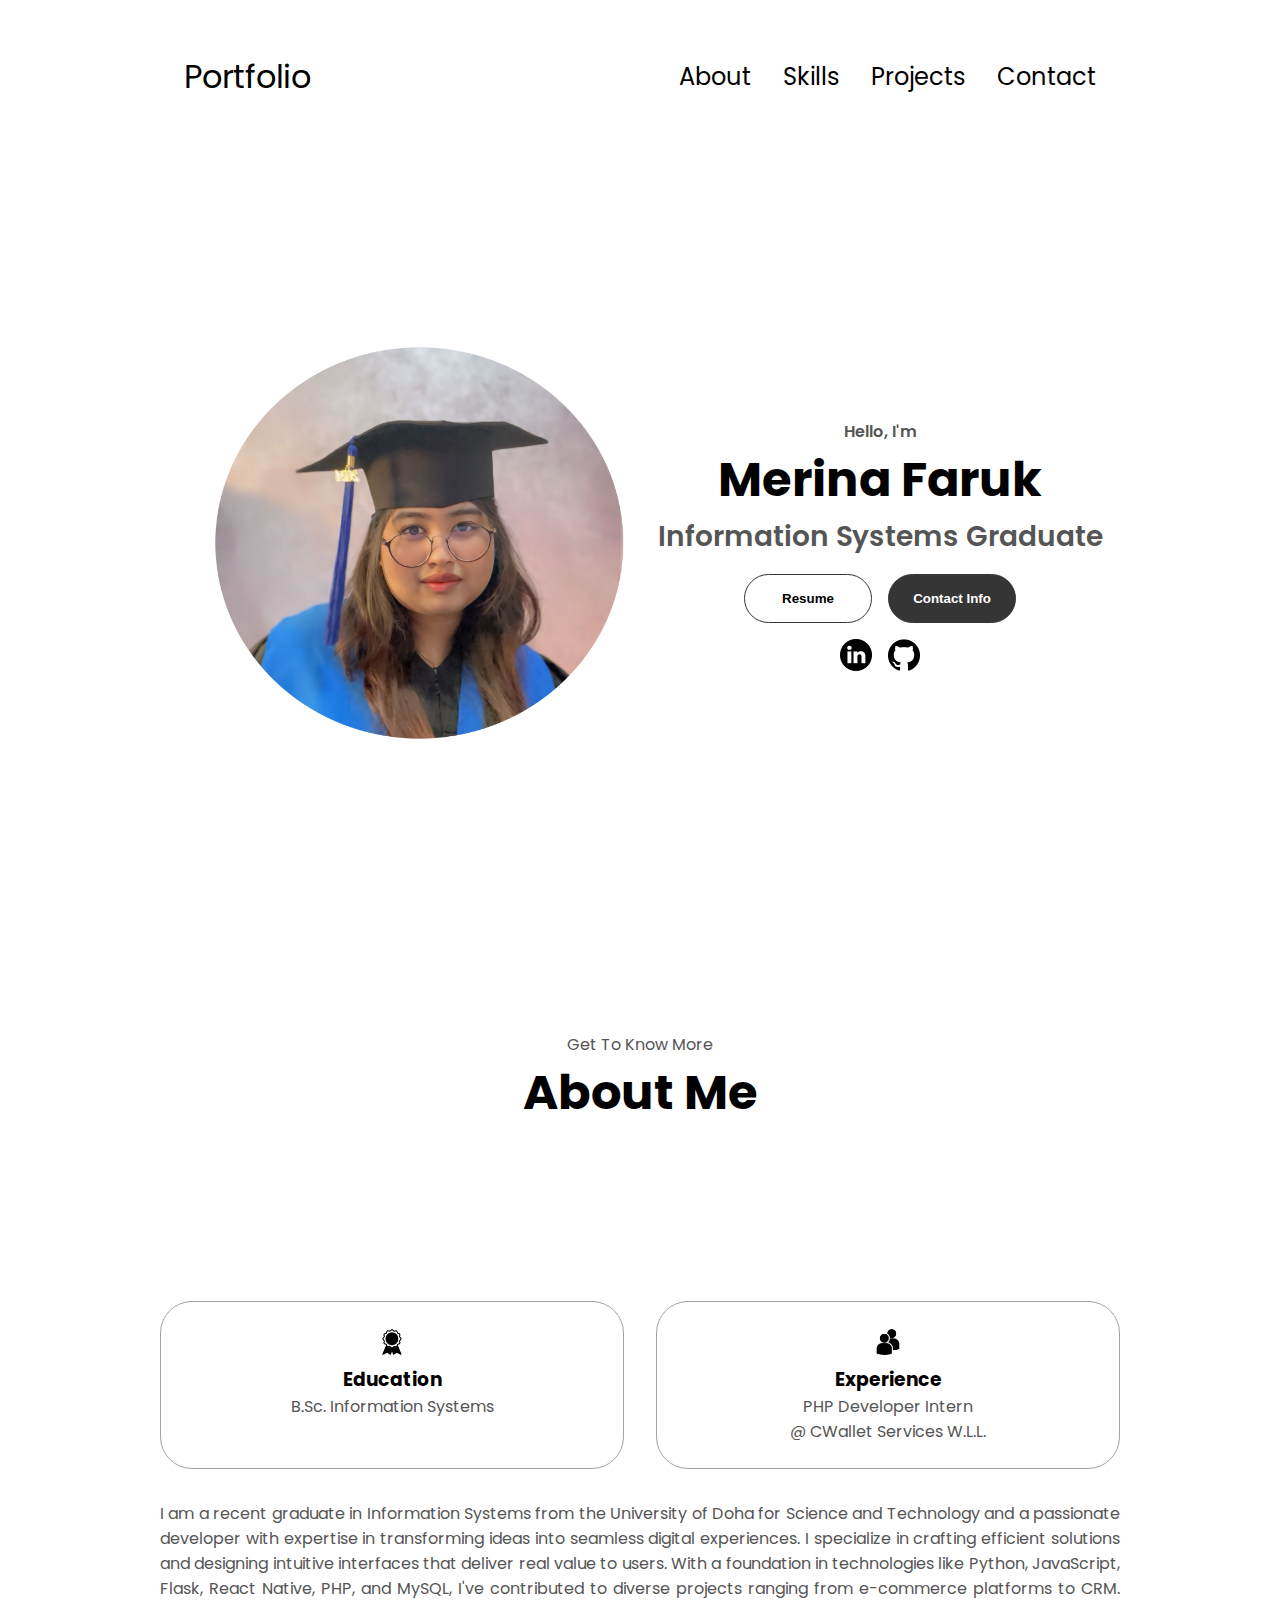
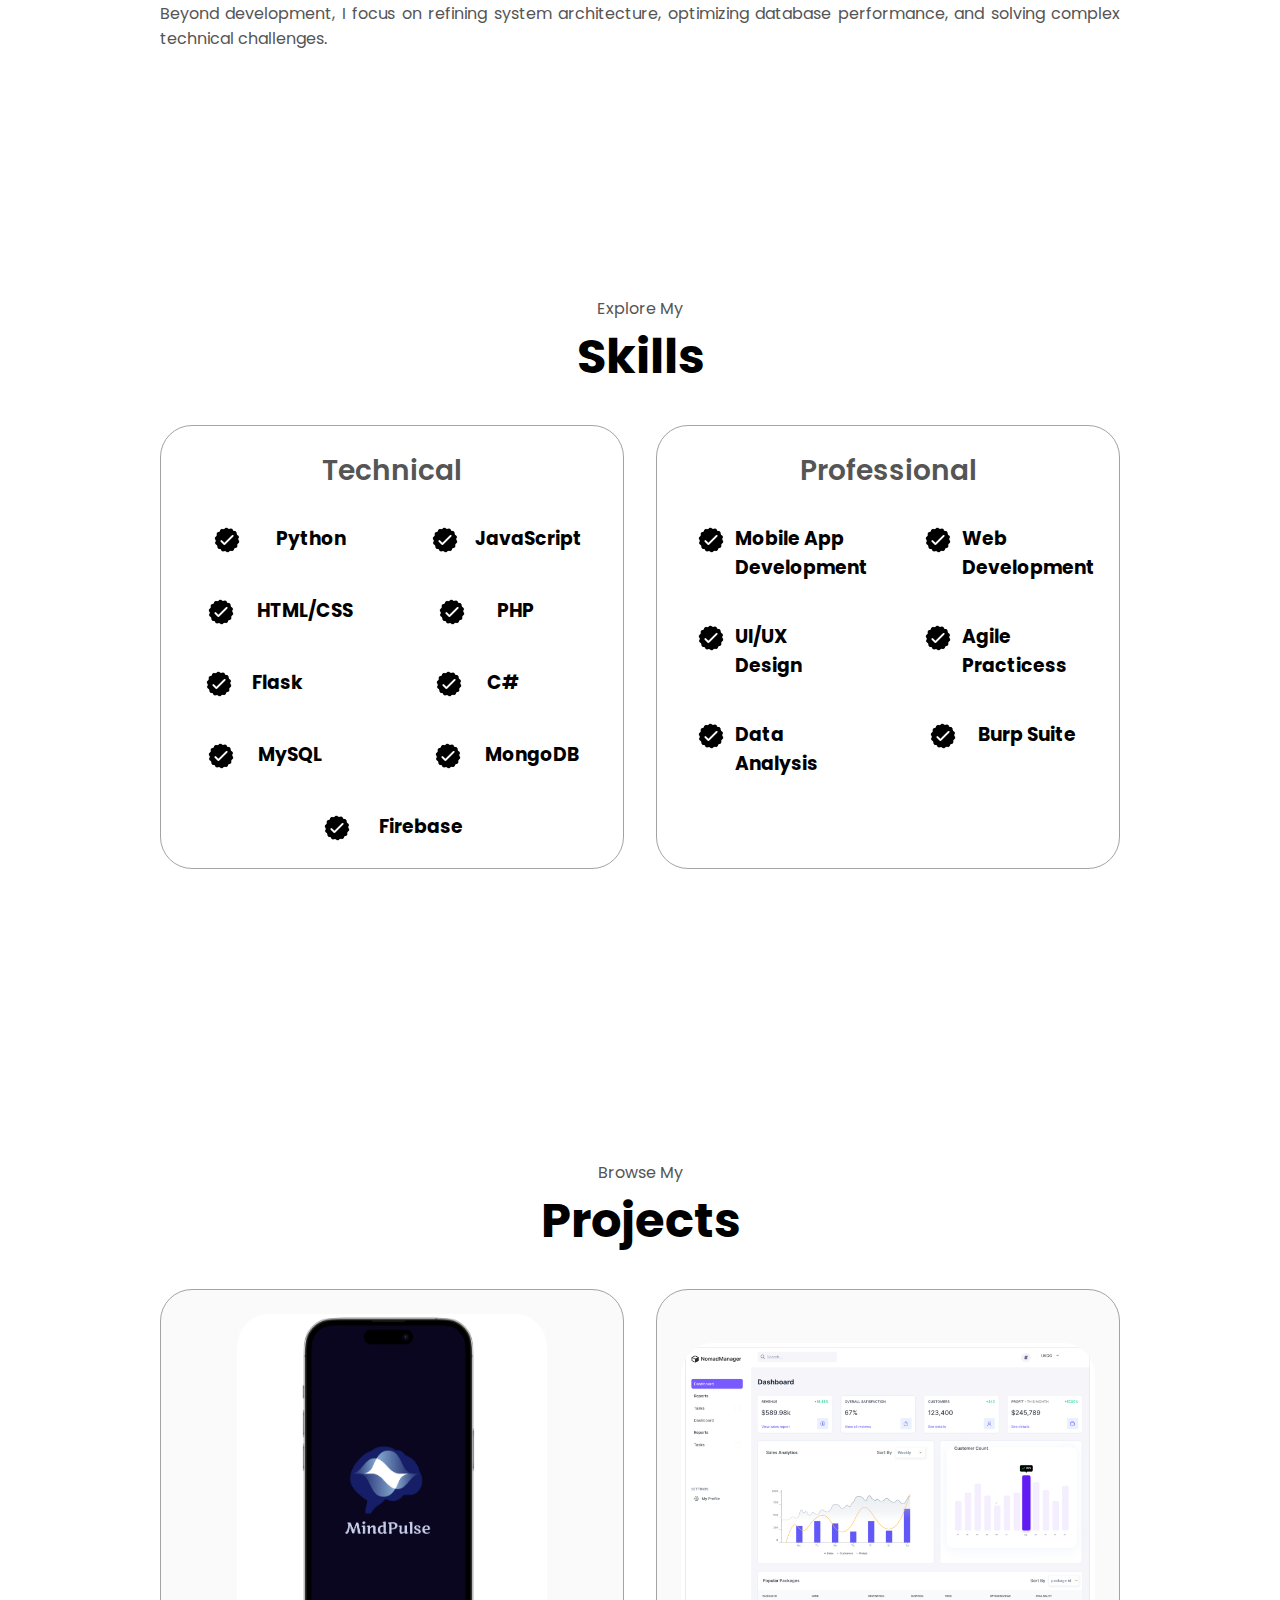
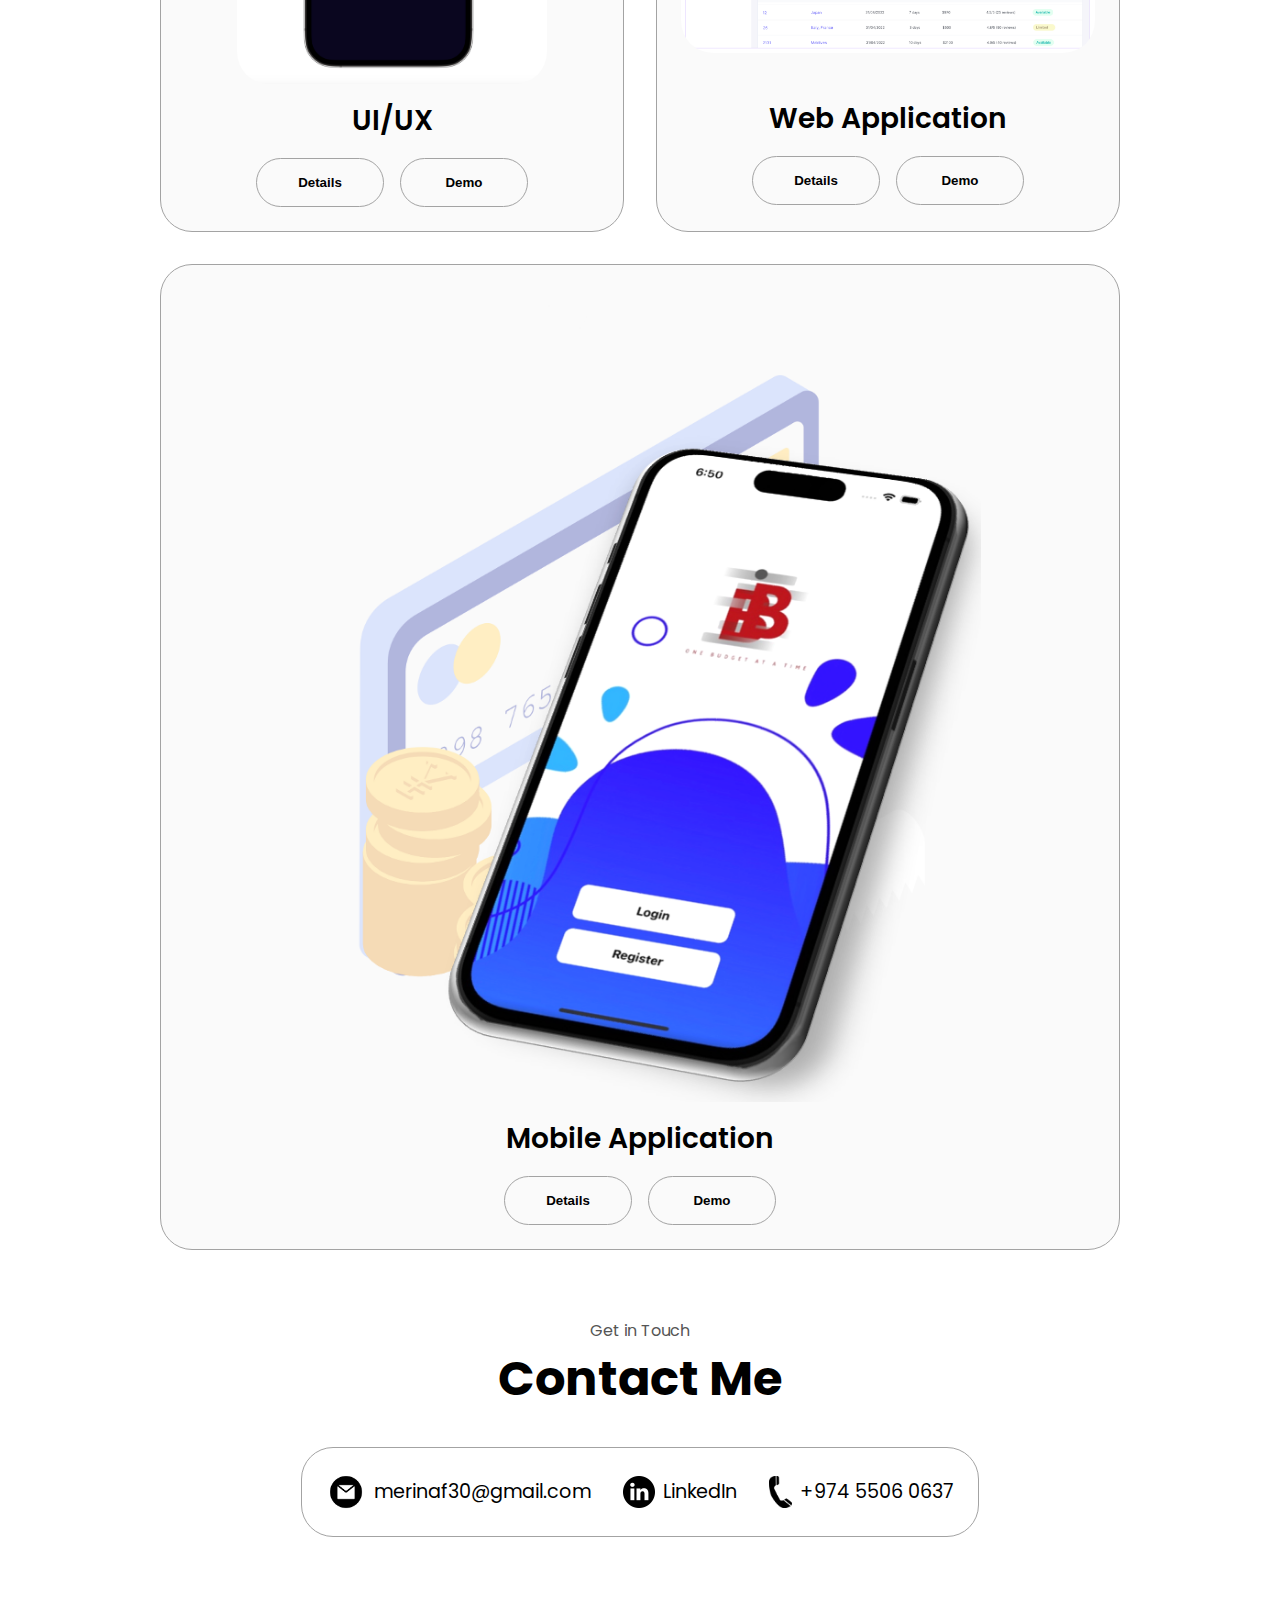
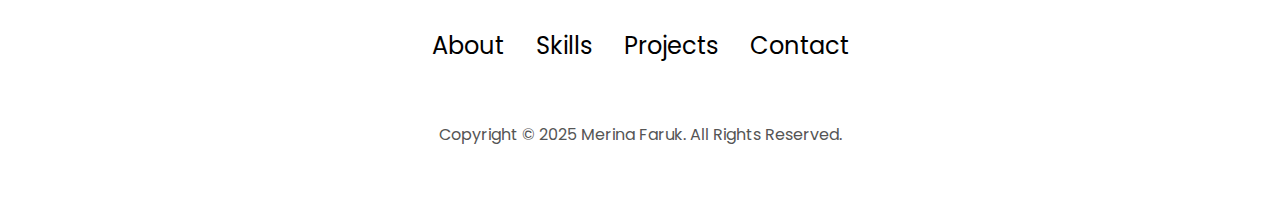
<file: index.html>
<!DOCTYPE html>
<html lang="en">
  <head>
    <meta charset="UTF-8" />
    <meta http-equiv="X-UA-Compatible" content="IE=edge" />
    <meta name="viewport" content="width=device-width, initial-scale=1.0" />
    <title>Merina Faruk - Portfolio</title>
    <link rel="stylesheet" href="style.css" />
    <link rel="stylesheet" href="mediaqueries.css" />
  </head>
  <body>
    <nav id="desktop-nav">
      <div class="logo">Portfolio</div>
      <div>
        <ul class="nav-links">
          <li><a href="#about">About</a></li>
          <li><a href="#experience">Skills</a></li>
          <li><a href="#projects">Projects</a></li>
          <li><a href="#contact">Contact</a></li>
        </ul>
      </div>
    </nav>
    <nav id="hamburger-nav">
      <div class="logo">Merina Faruk</div>
      <div class="hamburger-menu">
        <div class="hamburger-icon" onclick="toggleMenu()">
          <span></span>
          <span></span>
          <span></span>
        </div>
        <div class="menu-links">
          <li><a href="#about" onclick="toggleMenu()">About</a></li>
          <li><a href="#experience" onclick="toggleMenu()">Experience</a></li>
          <li><a href="#projects" onclick="toggleMenu()">Projects</a></li>
          <li><a href="#contact" onclick="toggleMenu()">Contact</a></li>
        </div>
      </div>
    </nav>
    <section id="profile">
      <div class="section__pic-container">
        <img src="./assets/pp.png" alt="profile picture" />
      </div>
      <div class="section__text">
        <p class="section__text__p1">Hello, I'm</p>
        <h1 class="title">Merina Faruk</h1>
        <p class="section__text__p2">Information Systems Graduate</p>
        <div class="btn-container">
          <button
            class="btn btn-color-2"
            onclick="window.open('https://drive.google.com/file/d/1_aPecZ9xtM6RzwBZHTIaF1iyle_9kOpx/view?usp=share_link', '_blank')" 
          >
            Resume
          </button>
          <button
        class="btn btn-color-1"
        onclick="scrollToContact()"
      >
        Contact Info
      </button>

        </div>
        <div id="socials-container">
          <img
            src="./assets/linkedin.png"
            alt="My LinkedIn profile"
            class="icon"
            onclick="window.open('https://www.linkedin.com/in/merina-faruk/', '_blank')"
          />
          <img
            src="./assets/github.png"
            alt="My Github profile"
            class="icon"
            onclick="window.open('https://github.com/ukoOoOo', '_blank')"
          />
        </div>
      </div>
    </section>
    <section id="about">
      <p class="section__text__p1">Get To Know More</p>
      <h1 class="title">About Me</h1>
      <div class="section-container">
        
        <div class="about-details-container">
          <div class="about-containers">
            <div class="details-container">
              <img
                src="./assets/experience.png"
                alt="Experience icon"
                class="icon"
              />
              <h3>Education</h3>
              <p>B.Sc. Information Systems</p>
            </div>
            <div class="details-container">
              <img
                src="./assets/education.png"
                alt="Education icon"
                class="icon"
              />
              <h3>Experience</h3>
              <p>PHP Developer Intern <br />@ CWallet Services W.L.L. </p>
            </div>
          </div>
          <div class="text-container" style="text-align: justify;">
            <p>
              I am a recent graduate in Information Systems from the University of Doha for Science and Technology and a passionate developer  
              with expertise in transforming ideas into seamless digital experiences. 
              I specialize in crafting efficient solutions and designing intuitive interfaces that deliver real value to users.
              With a foundation in technologies like Python, JavaScript, Flask, React Native, PHP, and MySQL, I've contributed to diverse projects ranging 
              from e-commerce platforms to CRM. Beyond development, I focus on refining system architecture, optimizing database performance, and solving complex technical challenges.
          </p>
            </p>
          </div>
        </div>
      </div>
      <!-- <img
        src="./assets/arrow.png"
        alt="Arrow icon"
        class="icon arrow"
        onclick="location.href='./#experience'"
      /> -->
    </section>
    <section id="experience">
      <p class="section__text__p1">Explore My</p>
      <h1 class="title">Skills</h1>
      <div class="experience-details-container">
        <div class="about-containers">
          <div class="details-container">
            <h2 class="experience-sub-title">Technical</h2>
            <div class="article-container">
              <article>
                <img
                  src="./assets/checkmark.png"
                  alt="Experience icon"
                  class="icon"
                />
                <div>
                  <h3>Python</h3>
                  <!-- <p>Experienced</p> -->
                </div>
              </article>
              <article>
                <img
                  src="./assets/checkmark.png"
                  alt="Experience icon"
                  class="icon"
                />
                <div>
                  <h3>JavaScript </h3>
                  <!-- <p>Experienced</p> -->
                </div>
              </article>
              <article>
                <img
                  src="./assets/checkmark.png"
                  alt="Experience icon"
                  class="icon"
                />
                <div>
                  <h3>HTML/CSS </h3>
                  <!-- <p>Intermediate</p> -->
                </div>
              </article>
              <article>
                <img
                  src="./assets/checkmark.png"
                  alt="Experience icon"
                  class="icon"
                />
                <div>
                  <h3>PHP</h3>
                  <!-- <p>Basic</p> -->
                </div>
                <div>
                  <h3 style="color: white;">S</h3>
                  <!-- <p>Intermediate</p> -->
                </div>
              </article>
              <article>
                <img
                  src="./assets/checkmark.png"
                  alt="Experience icon"
                  class="icon"
                />
                <div>
                  <h3>Flask</h3>
                  <!-- <p>Basic</p> -->
                </div>
                <div>
                  <h3 style="color: white;">SQL</h3>
                  <!-- <p>Intermediate</p> -->
                </div>
              </article>
             
              <article>
                <img
                  src="./assets/checkmark.png"
                  alt="Experience icon"
                  class="icon"
                />
                <div>
                  <h3>C#</h3>
                  <!-- <p>Intermediate</p> -->
                </div>
                <div>
                  <h3 style="color: white;">SQL</h3>
                  <!-- <p>Intermediate</p> -->
                </div>
              </article>

              <article>
                <img
                  src="./assets/checkmark.png"
                  alt="Experience icon"
                  class="icon"
                />
                <div>
                  <h3>MySQL</h3>
                  <!-- <p>Basic</p> -->
                </div>
                <div>
                  <h3 style="color: white;">L</h3>
                  <!-- <p>Intermediate</p> -->
                </div>
              </article>

              <article>
                <img
                  src="./assets/checkmark.png"
                  alt="Experience icon"
                  class="icon"
                />
                <div>
                  <h3>MongoDB</h3>
                  <!-- <p>Basic</p> -->
                </div>
              </article>

              <article>
                <img
                  src="./assets/checkmark.png"
                  alt="Experience icon"
                  class="icon"
                />
                <div>
                  <h3>Firebase</h3>
                  <!-- <p>Basic</p> -->
                </div>
              </article>

            </div>
          </div>
          <div class="details-container">
            <h2 class="experience-sub-title">Professional</h2>
            <div class="article-container">
              <article>
                <img
                  src="./assets/checkmark.png"
                  alt="Experience icon"
                  class="icon"
                />
                <div>
                  <h3>Mobile App Development</h3>
                  <!-- <p>Basic</p> -->
                </div>
              </article>
              <article>
                <img
                  src="./assets/checkmark.png"
                  alt="Experience icon"
                  class="icon"
                />
                <div>
                  <h3>Web Development</h3>
                  <!-- <p>Intermediate</p> -->
                </div>
              </article>
              <article>
                <img
                  src="./assets/checkmark.png"
                  alt="Experience icon"
                  class="icon"
                />
                <div>
                  <h3>UI/UX Design</h3>
                  <!-- <p>Intermediate</p> -->
                </div>
              </article>

              <article>
                <img
                  src="./assets/checkmark.png"
                  alt="Experience icon"
                  class="icon"
                />
                <div>
                  <h3>Agile Practicess</h3>
                  <!-- <p>Intermediate</p> -->
                </div>
              </article>

              <article>
                <img
                  src="./assets/checkmark.png"
                  alt="Experience icon"
                  class="icon"
                />
                <div>
                  <h3>Data Analysis</h3>
                  <!-- <p>Intermediate</p> -->
                </div>
              </article>

              <article>
                <img
                  src="./assets/checkmark.png"
                  alt="Experience icon"
                  class="icon"
                />
                <div>
                  <h3>Burp Suite</h3>
                  <!-- <p>Intermediate</p> -->
                </div>
              </article>
            </div>
          </div>
        </div>
      </div>
      <!-- <img
        src="./assets/arrow.png"
        alt="Arrow icon"
        class="icon arrow"
        onclick="location.href='./#projects'"
      /> -->
    </section>
    <section id="projects">
      <p class="section__text__p1">Browse My</p>
      <h1 class="title">Projects</h1>
      <div class="experience-details-container">
        <div class="about-containers">
          <div class="details-container color-container">
            <div class="article-container">
              <img
                src="./assets/ui.png"
                alt="Project 1"
                class="project-img"
                style="width: 75%; height: auto;"
              />
            </div>
            <h2 class="experience-sub-title project-title">UI/UX</h2>
            <div class="btn-container">
              <button
                  class="btn btn-color-2 project-btn"
                  onclick="window.open('project1-details.html', '_blank')"
                >
                  Details
                </button>
              <button
                class="btn btn-color-2 project-btn"
                onclick="window.open('https://www.figma.com/proto/e1tNs1DLzYaY4hoc6O09jB/UI%2FUX-Project?type=design&node-id=664-3372&t=kB21e87I2CJtjGQs-1&scaling=scale-down&page-id=458%3A1058&starting-point-node-id=664%3A3372&show-proto-sidebar=1&mode=design', '_blank')"
              >
                Demo
              </button>
            </div>
          </div>
          <div class="details-container color-container">
            <div class="article-container">
              <img
                src="./assets/crm.png"
                alt="Project 2"
                class="project-img"
                style="width: 100%; height: auto; margin-top: 7%; margin-bottom: 7%"
              />
            </div>
            <h2 class="experience-sub-title project-title">Web Application</h2>
            <div class="btn-container">
              <button
                class="btn btn-color-2 project-btn"
                onclick="window.open('project2-details.html', '_blank')"
              >
                Details
              </button>
              <button
                class="btn btn-color-2 project-btn"
                onclick="window.open('https://drive.google.com/file/d/1zx7qSUpwfOR_spBoXeqQ8RUFfBSFvUKO/view?usp=share_link', '_blank')"
              >
                Demo
              </button>
            </div>
          </div>
          <div class="details-container color-container">
            <div class="article-container">
              <img
                src="./assets/project3.png"
                alt="Project 3"
                class="project-img"
                style="width: 75%; height: auto;"
              />
            </div>
            <h2 class="experience-sub-title project-title">Mobile Application</h2>
            <div class="btn-container">

              <!-- <button
                class="btn btn-color-2 project-btn"
                onclick="window.open('https://github.com/ukoOoOo/Budget-Buddy-with-demo.git', '_blank')"
              >
                Github
              </button> -->

              <button
                class="btn btn-color-2 project-btn"
                onclick="window.open('project3-details.html', '_blank')"
              >
                Details
              </button>
              <button
                class="btn btn-color-2 project-btn"
                onclick="window.open('https://drive.google.com/file/d/1AWOicf8Wwky4FIvxKKxIkJbJ4ZCzp-cy/view', '_blank')"
              >
                Demo
              </button>
            </div>
          </div>
        </div>
      </div>
      <!-- <img
        src="./assets/arrow.png"
        alt="Arrow icon"
        class="icon arrow"
        onclick="location.href='./#contact'"
      /> -->
      <!-- <p class="section__text__p1">Please click on the projects for more details</p> -->
    </section>
    
    <section id="contact">
      <p class="section__text__p1">Get in Touch</p>
      <h1 class="title">Contact Me</h1>
      <div class="contact-info-upper-container">
        <div class="contact-info-container">
          <img
            src="./assets/email.png"
            alt="Email icon"
            class="icon contact-icon email-icon"
          />
          <p><a href="mailto:examplemail@gmail.com">merinaf30@gmail.com</a></p>
        </div>
        <div class="contact-info-container">
          <img
            src="./assets/linkedin.png"
            alt="LinkedIn icon"
            class="icon contact-icon"
          />
          <p><a href="https://www.linkedin.com/in/merina-faruk/" target="_blank">LinkedIn</a></p>
        </div>
        <!-- Phone -->
        <div class="contact-info-container">
          <img
            src="./assets/phone.png"
            alt="Phone icon"
            class="icon contact-icon"
          />
          <p><a href="tel:+1234567890">+974 5506 0637</a></p>
        </div>
      </div>
    </section>
    <footer>
      <nav>
        <div class="nav-links-container">
          <ul class="nav-links">
            <li><a href="#about">About</a></li>
            <li><a href="#experience">Skills</a></li>
            <li><a href="#projects">Projects</a></li>
            <li><a href="#contact">Contact</a></li>
          </ul>
        </div>
      </nav>
      <p>Copyright &#169; 2025 Merina Faruk. All Rights Reserved.</p>
    </footer>
    <script src="script.js"></script>
  </body>
</html>
</file>
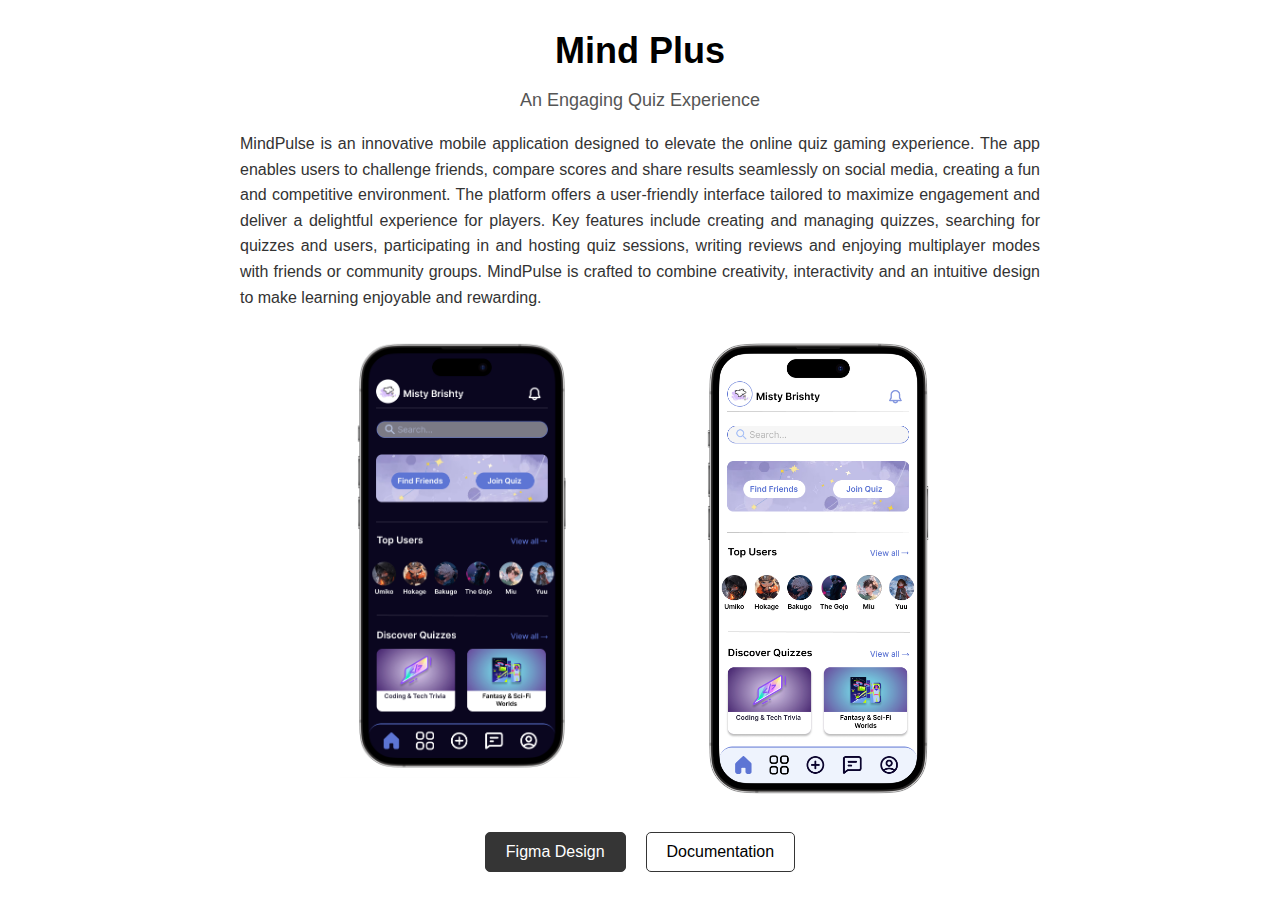
<file: project1-details.html>
<!DOCTYPE html>
<html lang="en">
<head>
  <meta charset="UTF-8">
  <meta name="viewport" content="width=device-width, initial-scale=1.0">
  <title>Project1 Details</title>
  <link rel="stylesheet" href="details.css">
</head>
<body>
  <section id="project-details" style="background-color: white; padding: 20px;">
    <div class="project-header">
      <h1 class="project-title">Mind Plus</h1>
      <p class="project-subtitle">An Engaging Quiz Experience</p>
    </div>

    <div class="project-description" style="text-align: justify;">
      <p class="description-text">
        MindPulse is an innovative mobile application designed to elevate the online quiz gaming experience. 
        The app enables users to challenge friends, compare scores and share results seamlessly on social media, creating a fun and competitive environment.
        The platform offers a user-friendly interface tailored to maximize engagement and deliver a delightful experience for players. 
        Key features include creating and managing quizzes, searching for quizzes and users, participating in and hosting quiz sessions, writing reviews 
        and enjoying multiplayer modes with friends or community groups. 
        MindPulse is crafted to combine creativity, interactivity and an intuitive design to make learning enjoyable and rewarding.      </p>
    </div>

    <div class="project-images">
      <img src="./assets/q1d.png" alt="Project Image 1" class="project-image-dark" style="width: 20%; height: 20%; margin-left: 25%">
      <img src="./assets/q1l.png" alt="Project Image 2" class="project-image-light" style="width: 20%; height: 20%; margin-right: 25%">
    </div>

    <div class="project-links">
      <button class="btn btn-color-1" onclick="window.open('https://www.figma.com/file/e1tNs1DLzYaY4hoc6O09jB/UI%2FUX-Project?type=design&mode=design&t=ekxhHNMfD2dYExUK-1', '_blank')">Figma Design</button>
      <button class="btn btn-color-2" onclick="window.open('https://drive.google.com/file/d/1rTDsEuzc0wVmj1yC9Kj1uyA4CQlSp_MK/view?usp=share_link', '_blank')">Documentation</button>
    </div>
  </section>

  <!-- <section id="feature-details" style="background-color: white; padding: 20px;"> -->
    <!-- Login and Register -->
    <!-- <div class="feature">
      <h2 class="feature-title">Login and Register</h2>
      <p class="feature-description">
        Navigate through the user journey starting from the Splash Screen to the Home Screen: <br />
        <strong>Splash Screen → Welcome Screen → Register → Login → Home Screen</strong>
      </p>
      <img src="./assets/login-register.png" alt="Login and Register Screens" class="feature-image" style="width: 100%; max-width: 600px; margin: 20px 0;">
    </div>
   -->
    <!-- View Notifications -->
    <!-- <div class="feature">
      <h2 class="feature-title">View Notifications</h2>
      <p class="feature-description">
        Manage and respond to notifications with ease:
        <strong>
          Home Screen → Notification Icon → Notification Screen → Follow Request Tab → Confirm Request → Done → Delete Request → Done
        </strong>
      </p>
      <img src="./assets/notifications.png" alt="Notification Management" class="feature-image" style="width: 100%; max-width: 600px; margin: 20px 0;">
    </div>
  </section> -->
  
  
  <script src="script.js"></script>
</body>
</html>
</file>
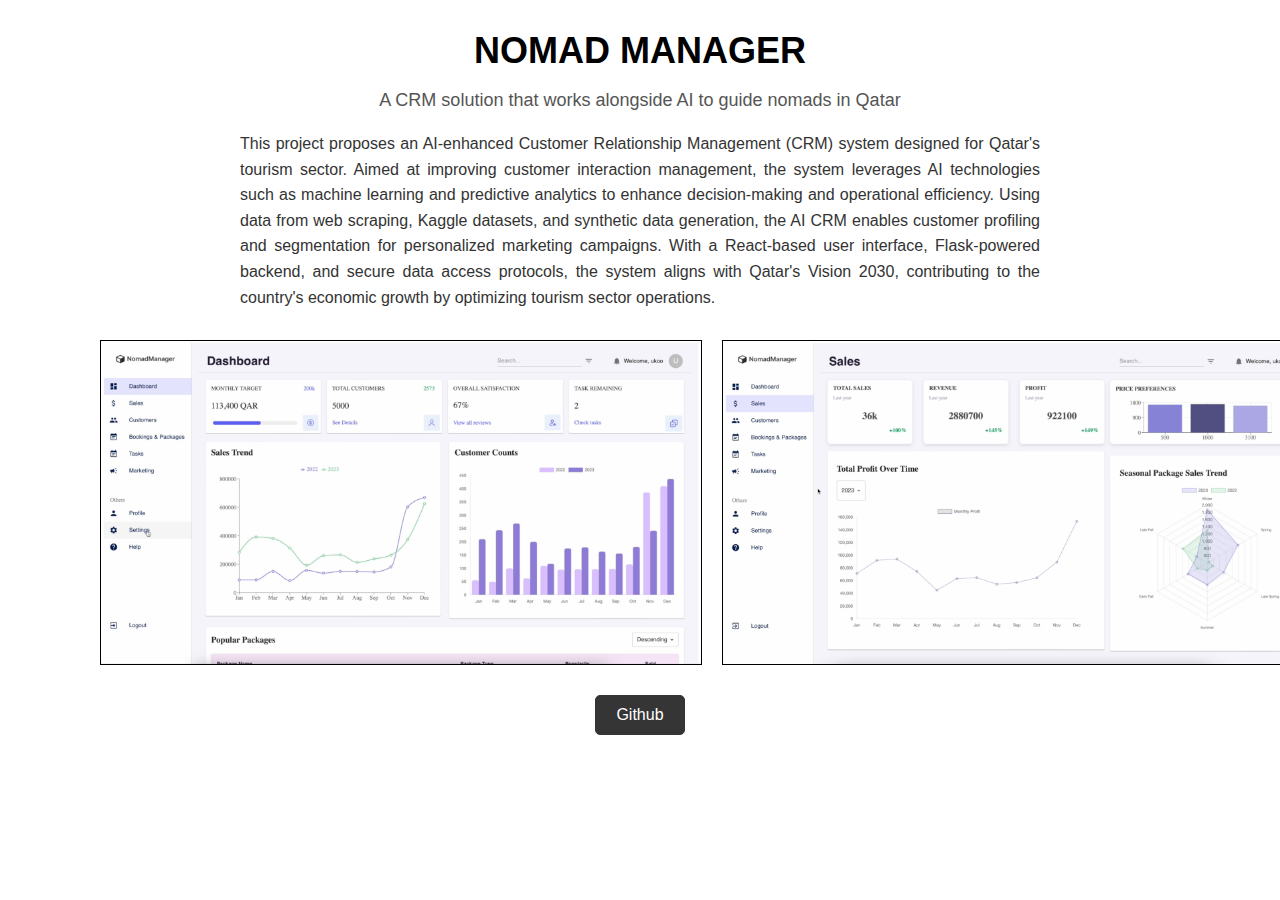
<file: project2-details.html>
<!DOCTYPE html>
<html lang="en">
<head>
  <meta charset="UTF-8">
  <meta name="viewport" content="width=device-width, initial-scale=1.0">
  <title>Project2 Details</title>
  <link rel="stylesheet" href="details.css">
</head>
<body>
  <section id="project-details" style="background-color: white; padding: 20px;">
    <div class="project-header">
      <h1 class="project-title">NOMAD MANAGER</h1>
      <p class="project-subtitle">A CRM solution that works alongside AI to guide nomads in Qatar</p>
    </div>

    <div class="project-description" style="text-align: justify;">
      <p class="description-text">
        This project proposes an AI-enhanced Customer Relationship Management (CRM) system designed for Qatar's tourism sector. Aimed at improving customer interaction management, the system leverages AI technologies such as machine learning and predictive analytics to enhance decision-making and operational efficiency. Using data from web scraping, Kaggle datasets, and synthetic data generation, the AI CRM enables customer profiling and segmentation for personalized marketing campaigns. With a React-based user interface, Flask-powered backend, and secure data access protocols, the system aligns with Qatar's Vision 2030, contributing to the country's economic growth by optimizing tourism sector operations.      </p>
    </div>

    <div class="project-images">
      <img src="./assets/p2-1.png" alt="Project Image 1" class="project-image-dark" style="width: 50%; height: 25%; margin-left: 5%; border: 1px solid black;">
      <img src="./assets/p2-2.png" alt="Project Image 2" class="project-image-light" style="width: 50%; height: 20%; margin-right: 25%; border: 1px solid black; ">
    </div>

    <div class="project-links">
      <button class="btn btn-color-1" onclick="window.open('https://github.com/LubnaYussuf2/capstone.git', '_blank')">Github</button>
      <!-- <button class="btn btn-color-2" onclick="window.open('https://drive.google.com/file/d/1rTDsEuzc0wVmj1yC9Kj1uyA4CQlSp_MK/view?usp=share_link', '_blank')">Documentation</button> -->
    </div>
  </section>

  
  <script src="script.js"></script>
</body>
</html>
</file>
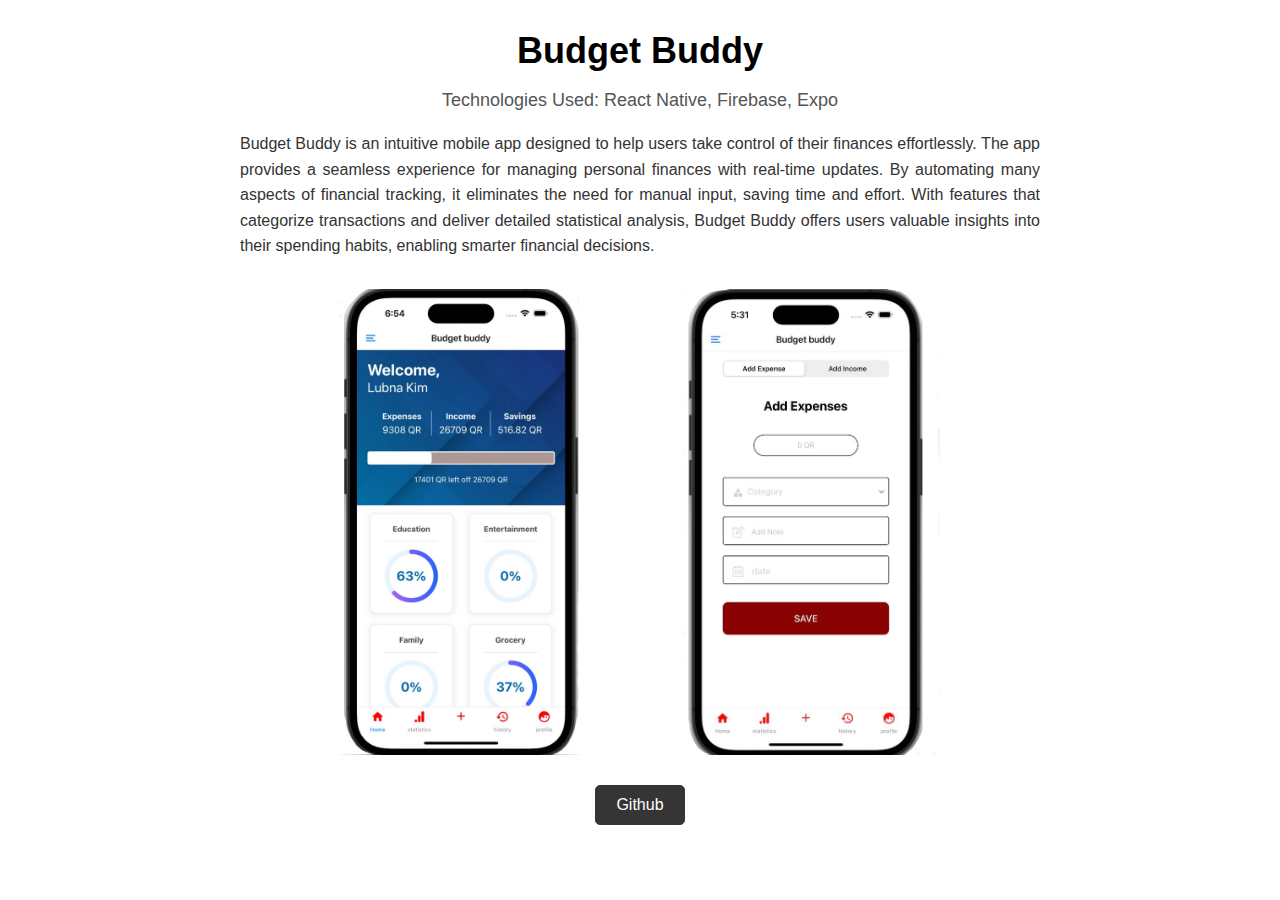
<file: project3-details.html>
<!DOCTYPE html>
<html lang="en">
<head>
  <meta charset="UTF-8">
  <meta name="viewport" content="width=device-width, initial-scale=1.0">
  <title>Project3 Details</title>
  <link rel="stylesheet" href="details.css">
</head>
<body>
  <section id="project-details" style="background-color: white; padding: 20px;">
    <div class="project-header">
      <h1 class="project-title">Budget Buddy</h1>
      <p class="project-subtitle">Technologies Used: React Native, Firebase, Expo</p>
    </div>

    <div class="project-description" style="text-align: justify;">
      <p class="description-text">
        Budget Buddy is an intuitive mobile app designed to help users take control of their finances effortlessly. 
        The app provides a seamless experience for managing personal finances with real-time updates. 
        By automating many aspects of financial tracking, it eliminates the need for manual input, saving time and effort. 
        With features that categorize transactions and deliver detailed statistical analysis, Budget Buddy offers users 
        valuable insights into their spending habits, enabling smarter financial decisions.</p>
    </div>

    <div class="project-images">
      <img src="./assets/p3-1.jpg" alt="Project Image 1" class="project-image-dark" style="width: 20%; height: 20%; margin-left: 25%">
      <img src="./assets/p3-2.jpg" alt="Project Image 2" class="project-image-light" style="width: 21.5%; height: 20%; margin-right: 25%">
    </div>

    <div class="project-links">
      <button class="btn btn-color-1" onclick="window.open('https://github.com/ukoOoOo/Budget-Buddy-with-demo.git', '_blank')">Github</button>
    </div>
  </section>
  
  
  <script src="script.js"></script>
</body>
</html>
</file>
<file: style.css>
/* GENERAL */

@import url("https://fonts.googleapis.com/css2?family=Poppins:wght@300;400;500;600&display=swap");

* {
  margin: 0;
  padding: 0;
}

body {
  font-family: "Poppins", sans-serif;
}

html {
  scroll-behavior: smooth;
}

p {
  color: rgb(85, 85, 85);
}

/* TRANSITION */

a,
.btn {
  transition: all 300ms ease;
}

/* DESKTOP NAV */

nav,
.nav-links {
  display: flex;
}

nav {
  justify-content: space-around;
  align-items: center;
  height: 17vh;
}

.nav-links {
  gap: 2rem;
  list-style: none;
  font-size: 1.5rem;
}

a {
  color: black;
  text-decoration: none;
  text-decoration-color: white;
}

a:hover {
  color: grey;
  text-decoration: underline;
  text-underline-offset: 1rem;
  text-decoration-color: rgb(181, 181, 181);
}

.logo {
  font-size: 2rem;
}

.logo:hover {
  cursor: default;
}

/* HAMBURGER MENU */

#hamburger-nav {
  display: none;
}

.hamburger-menu {
  position: relative;
  display: inline-block;
}

.hamburger-icon {
  display: flex;
  flex-direction: column;
  justify-content: space-between;
  height: 24px;
  width: 30px;
  cursor: pointer;
}

.hamburger-icon span {
  width: 100%;
  height: 2px;
  background-color: black;
  transition: all 0.3 ease-in-out;
}

.menu-links {
  position: absolute;
  top: 100%;
  right: 0;
  background-color: white;
  width: fit-content;
  max-height: 0;
  overflow: hidden;
  transition: all 0.3 ease-in-out;
}

.menu-links a {
  display: block;
  padding: 10px;
  text-align: center;
  font-size: 1.5rem;
  color: black;
  text-decoration: none;
  transition: all 0.3 ease-in-out;
}

.menu-links li {
  list-style: none;
}

.menu-links.open {
  max-height: 300px;
}

.hamburger-icon.open span:first-child {
  transform: rotate(45deg) translate(10px, 5px);
}

.hamburger-icon.open span:nth-child(2) {
  opacity: 0;
}

.hamburger-icon.open span:last-child {
  transform: rotate(-45deg) translate(10px, -5px);
}

.hamburger-icon span:first-child {
  transform: none;
}

.hamburger-icon span:first-child {
  opacity: 1;
}

.hamburger-icon span:first-child {
  transform: none;
}

/* SECTIONS */

section {
  padding-top: 4vh;
  height: 96vh;
  margin: 0 10rem;
  box-sizing: border-box;
  min-height: fit-content;
}

.section-container {
  display: flex;
}

/* PROFILE SECTION */

#profile {
  display: flex;
  justify-content: center;
  gap: 5rem;
  height: 80vh;
}

.section__pic-container {
  display: flex;
  height: 400px;
  width: 400px;
  margin: auto 0;
}

.section__text {
  align-self: center;
  text-align: center;
}

.section__text p {
  font-weight: 600;
}

.section__text__p1 {
  text-align: center;
}

.section__text__p2 {
  font-size: 1.75rem;
  margin-bottom: 1rem;
}

.title {
  font-size: 3rem;
  text-align: center;
}

#socials-container {
  display: flex;
  justify-content: center;
  margin-top: 1rem;
  gap: 1rem;
}

/* ICONS */

.icon {
  cursor: pointer;
  height: 2rem;
}

/* BUTTONS */

.btn-container {
  display: flex;
  justify-content: center;
  gap: 1rem;
}

.btn {
  font-weight: 600;
  transition: all 300ms ease;
  padding: 1rem;
  width: 8rem;
  border-radius: 2rem;
}

.btn-color-1,
.btn-color-2 {
  border: rgb(53, 53, 53) 0.1rem solid;
}

.btn-color-1:hover,
.btn-color-2:hover {
  cursor: pointer;
}

.btn-color-1,
.btn-color-2:hover {
  background: rgb(53, 53, 53);
  color: white;
}

.btn-color-1:hover {
  background: rgb(0, 0, 0);
}

.btn-color-2 {
  background: none;
}

.btn-color-2:hover {
  border: rgb(255, 255, 255) 0.1rem solid;
}

.btn-container {
  gap: 1rem;
}

/* ABOUT SECTION */

#about {
  position: relative;
}

.about-containers {
  gap: 2rem;
  margin-bottom: 2rem;
  margin-top: 2rem;
}

.about-details-container {
  justify-content: center;
  flex-direction: column;
}

.about-containers,
.about-details-container {
  display: flex;
}

.about-pic {
  border-radius: 2rem;
}

.arrow {
  position: absolute;
  right: -5rem;
  bottom: 2.5rem;
}

.details-container {
  padding: 1.5rem;
  flex: 1;
  background: white;
  border-radius: 2rem;
  border: rgb(53, 53, 53) 0.1rem solid;
  border-color: rgb(163, 163, 163);
  text-align: center;
}

.section-container {
  gap: 4rem;
  height: 80%;
}

.section__pic-container {
  height: 400px;
  width: 400px;
  margin: auto 0;
}

/* EXPERIENCE SECTION */

#experience {
  position: relative;
}

.experience-sub-title {
  color: rgb(85, 85, 85);
  font-weight: 600;
  font-size: 1.75rem;
  margin-bottom: 2rem;
}

.experience-details-container {
  display: flex;
  justify-content: center;
  flex-direction: column;
}

.article-container {
  display: flex;
  text-align: initial;
  flex-wrap: wrap;
  flex-direction: row;
  gap: 2.5rem;
  justify-content: space-around;
}

article {
  display: flex;
  width: 10rem;
  justify-content: space-around;
  gap: 0.5rem;
}

article .icon {
  cursor: default;
}

/* PROJECTS SECTION */

#projects {
  position: relative;
}

.color-container {
  border-color: rgb(163, 163, 163);
  background: rgb(250, 250, 250);
}

.project-img {
  border-radius: 2rem;
  width: 90%;
  height: 90%;
}

.project-title {
  margin: 1rem;
  color: black;
}

.project-btn {
  color: black;
  border-color: rgb(163, 163, 163);
}

/* CONTACT */

#contact {
  display: flex;
  justify-content: center;
  flex-direction: column;
  height: 70vh;
}

.contact-info-upper-container {
  display: flex;
  justify-content: center;
  border-radius: 2rem;
  border: rgb(53, 53, 53) 0.1rem solid;
  border-color: rgb(163, 163, 163);
  background: (250, 250, 250);
  margin: 2rem auto;
  padding: 0.5rem;
}

.contact-info-container {
  display: flex;
  align-items: center;
  justify-content: center;
  gap: 0.5rem;
  margin: 1rem;
}

.contact-info-container p {
  font-size: larger;
}

.contact-icon {
  cursor: default;
}

.email-icon {
  height: 2.5rem;
}

/* FOOTER SECTION */

footer {
  height: 26vh;
  margin: 0 1rem;
}

footer p {
  text-align: center;
}
</file>
<file: mediaqueries.css>
@media screen and (max-width: 1400px) {
  #profile {
    height: 83vh;
    margin-bottom: 6rem;
  }
  .about-containers {
    flex-wrap: wrap;
  }
  #contact,
  #projects {
    height: fit-content;
  }
}

@media screen and (max-width: 1200px) {
  #desktop-nav {
    display: none;
  }
  #hamburger-nav {
    display: flex;
  }
  #experience,
  .experience-details-container {
    margin-top: 2rem;
  }
  #profile,
  .section-container {
    display: block;
  }
  .arrow {
    display: none;
  }
  section,
  .section-container {
    height: fit-content;
  }
  section {
    margin: 0 5%;
  }
  .section__pic-container {
    width: 275px;
    height: 275px;
    margin: 0 auto 2rem;
  }
  .about-containers {
    margin-top: 0;
  }
}

@media screen and (max-width: 600px) {
  #contact,
  footer {
    height: 40vh;
  }
  #profile {
    height: 83vh;
    margin-bottom: 0;
  }
  article {
    font-size: 1rem;
  }
  footer nav {
    height: fit-content;
    margin-bottom: 2rem;
  }
  .about-containers,
  .contact-info-upper-container,
  .btn-container {
    flex-wrap: wrap;
  }
  .contact-info-container {
    margin: 0;
  }
  .contact-info-container p,
  .nav-links li a {
    font-size: 1rem;
  }
  .experience-sub-title {
    font-size: 1.25rem;
  }
  .logo {
    font-size: 1.5rem;
  }
  .nav-links {
    flex-direction: column;
    gap: 0.5rem;
    text-align: center;
  }
  .section__pic-container {
    width: auto;
    height: 46vw;
    justify-content: center;
  }
  .section__text__p2 {
    font-size: 1.25rem;
  }
  .title {
    font-size: 2rem;
  }
  .text-container {
    text-align: justify;
  }
}
</file>
<file: details.css>
/* Basic Styles for Project Details Page */
body {
    font-family: Arial, sans-serif;
    margin: 0;
    padding: 0;
  }
  
  #project-details {
    max-width: 1200px;
    margin: 0 auto;
  }
  
  .project-header {
    text-align: center;
    margin-bottom: 20px;
  }
  
  .project-title {
    font-size: 36px;
    font-weight: bold;
    margin: 10px 0;
  }
  
  .project-subtitle {
    font-size: 18px;
    color: #555;
  }
  
  .project-description {
    margin-bottom: 30px;
  }
  
  .description-text {
    font-size: 16px;
    line-height: 1.6;
    color: #333;
    max-width: 800px;
    margin: 0 auto;
  }
  
  .project-images {
    display: flex;
    justify-content: space-between;
    gap: 20px;
    margin-bottom: 30px;
  }
  
  .project-image {
    width: 48%;
    height: auto;
    border-radius: 8px;
  }
  
  .project-links {
    display: flex;
    justify-content: center;
    gap: 20px;
  }
  
  .btn {
    padding: 10px 20px;
    font-size: 16px;
    border: none;
    cursor: pointer;
    border-radius: 5px;
  }
  
  .btn-color-1,
  .btn-color-2 {
    border: rgb(53, 53, 53) 0.1rem solid;
  }
  
  .btn-color-1:hover,
  .btn-color-2:hover {
    cursor: pointer;
  }
  
  .btn-color-1,
  .btn-color-2:hover {
    background: rgb(53, 53, 53);
    color: white;
  }
  
  .btn-color-1:hover {
    background: rgb(0, 0, 0);
  }
  
  .btn-color-2 {
    background: none;
  }
  
  .btn-color-2:hover {
    border: rgb(255, 255, 255) 0.1rem solid;
  }

  /* feature Section Styling */
/* #feature-details {
    padding: 20px;
    background-color: white;
    margin-left: 20%;
  }
  
  .feature {
    margin-bottom: 40px;
  }
  
  .feature-title {
    font-size: 1.8em;
    font-weight: bold;
    margin-bottom: 10px;
    color: #333;
  }
  
  .feature-description {
    font-size: 1em;
    color: #555;
    line-height: 1.6;
    margin-bottom: 20px;
  }
  
  .feature-description strong {
    color: #222;
    font-weight: bold;
  }
  
  .feature-image {
    display: block;
    margin: 0 auto;
    border: 1px solid #ddd;
    border-radius: 5px;
    box-shadow: 0px 4px 6px rgba(0, 0, 0, 0.1);
    max-width: 100%;
  } */
  
  /* Media Query for Responsive Design */
  /* @media screen and (max-width: 768px) {
    .feature-title {
      font-size: 1.5em;
    }
  
    .feature-description {
      font-size: 0.9em;
    }
  
    .feature-image {
      width: 90%;
    }
  }
   */
</file>
